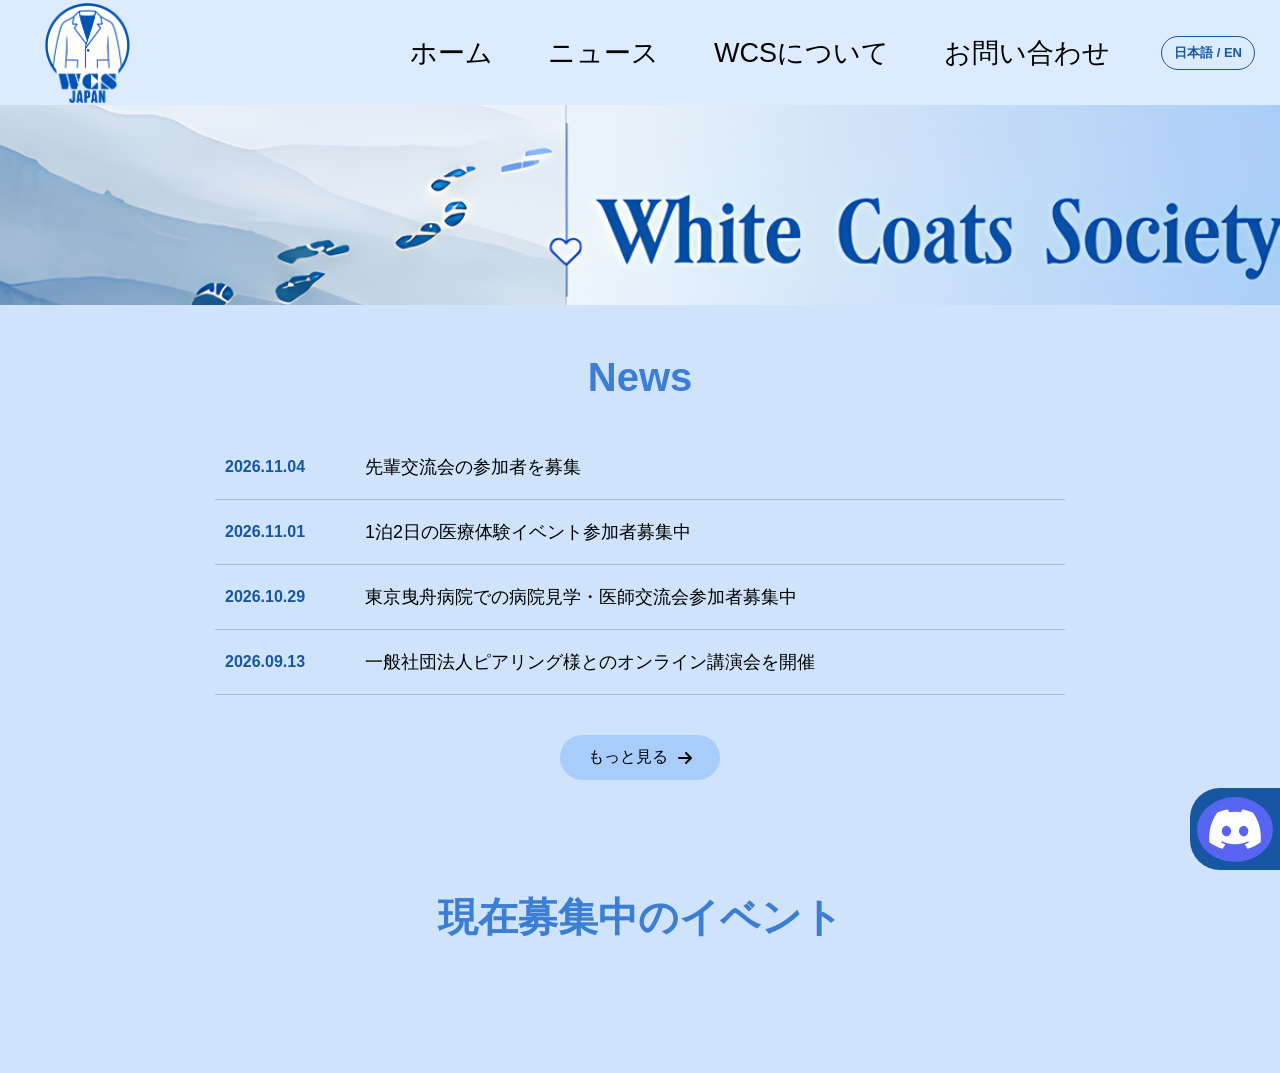
<file: index.html>
<!doctype html>
<html lang="en">
  <head>
    <meta charset="UTF-8" />
    <meta name="viewport" content="width=device-width, initial-scale=1.0" />
    <title>WCS-Homepage</title>
    <link rel="stylesheet" href="style.css" />
    <link
      rel="stylesheet"
      href="https://cdnjs.cloudflare.com/ajax/libs/font-awesome/6.5.2/css/all.min.css"
      crossorigin="anonymous"
      referrerpolicy="no-referrer"
    />
  </head>
  <body>
    <header class="header">
  <a href="index.html" class="logo">
    <img src="images/logo.png" alt="WCS Logo" />
  </a>

  <nav class="nav" id="main-nav" aria-label="Main navigation">
    <a href="index.html" data-i18n="nav.home">ホーム</a>
    <a href="news.html" data-i18n="nav.news">ニュース</a>
    <a href="about.html" data-i18n="nav.about">WCSについて</a>
    <a href="contact.html" data-i18n="nav.contact">お問い合わせ</a>
  </nav>

  <div class="language-switch">
    <button type="button" class="lang-btn" id="language-toggle">
      日本語 / EN
    </button>
  </div>

  <button
    type="button"
    class="menu-toggle"
    aria-label="Open menu"
    aria-controls="main-nav"
    aria-expanded="false"
  >
    <span></span>
    <span></span>
    <span></span>
  </button>
</header>

    <section class="banner">
      <img src="images/banner.png" alt="Banner" />
    </section>

    <section class="news">
  <h1>News</h1>

  <div id="home-news-list"></div>

  <a href="news.html" class="news-more-btn">
    もっと見る
    <i class="fa-solid fa-arrow-right"></i>
  </a>
</section>

<section class="events">
  <h2>現在募集中のイベント</h2>
  <div id="recruiting-events" class="event-list"></div>
</section>

<script src="news-data.js"></script>

<script>
  const homeNewsList = document.getElementById("home-news-list");

  newsData.slice(0, 4).forEach((news) => {
    homeNewsList.innerHTML += `
      <a href="news-detail.html?id=${news.id}" class="news-item">
        <span class="news-date">${news.date}</span>
        <span class="news-title">${news.title}</span>
      </a>
    `;
  });
</script>

   <a
      href="https://discord.gg/UCfJjAPaS"
      target="_blank"
      rel="noopener noreferrer"
      class="discord-btn"
      aria-label="Discord"
    >
      <i class="fa-brands fa-discord"></i>
    </a>
    
    <script src="language.js"></script>

    <script>
  const menuToggle = document.querySelector(".menu-toggle");
  const mainNav = document.getElementById("main-nav");

  function setMenuOpen(open) {
    mainNav.classList.toggle("is-open", open);
    menuToggle.setAttribute("aria-expanded", String(open));
    menuToggle.setAttribute(
      "aria-label",
      open ? "Close menu" : "Open menu"
    );
  }

  menuToggle.addEventListener("click", () => {
    setMenuOpen(menuToggle.getAttribute("aria-expanded") !== "true");
  });

  mainNav.addEventListener("click", (event) => {
    if (event.target.closest("a")) {
      setMenuOpen(false);
    }
  });

  document.addEventListener("click", (event) => {
    if (!event.target.closest(".header")) {
      setMenuOpen(false);
    }
  });

  document.addEventListener("keydown", (event) => {
    if (
      event.key === "Escape" &&
      menuToggle.getAttribute("aria-expanded") === "true"
    ) {
      setMenuOpen(false);
      menuToggle.focus();
    }
  });

  window.matchMedia("(max-width: 768px)").addEventListener("change", () => {
    setMenuOpen(false);
  });
</script>

<script>
  const eventList = document.getElementById("recruiting-events");

  newsData
    .filter((news) => news.recruiting === true)
    .forEach((news) => {
      const card = document.createElement("a");
      card.className = "event-card";
      card.href = `news-detail.html?id=${encodeURIComponent(news.id)}`;

      const title = document.createElement("h3");
      title.className = "event-title";
      title.textContent = news.eventTitle || news.title;

      const deadline = document.createElement("p");
      deadline.className = "event-deadline";
      deadline.textContent = `応募締め切り：${news.applicationDeadline}`;

      card.append(title, deadline);
      eventList.appendChild(card);
    });
</script>

  </body>
  
</html>
</file>
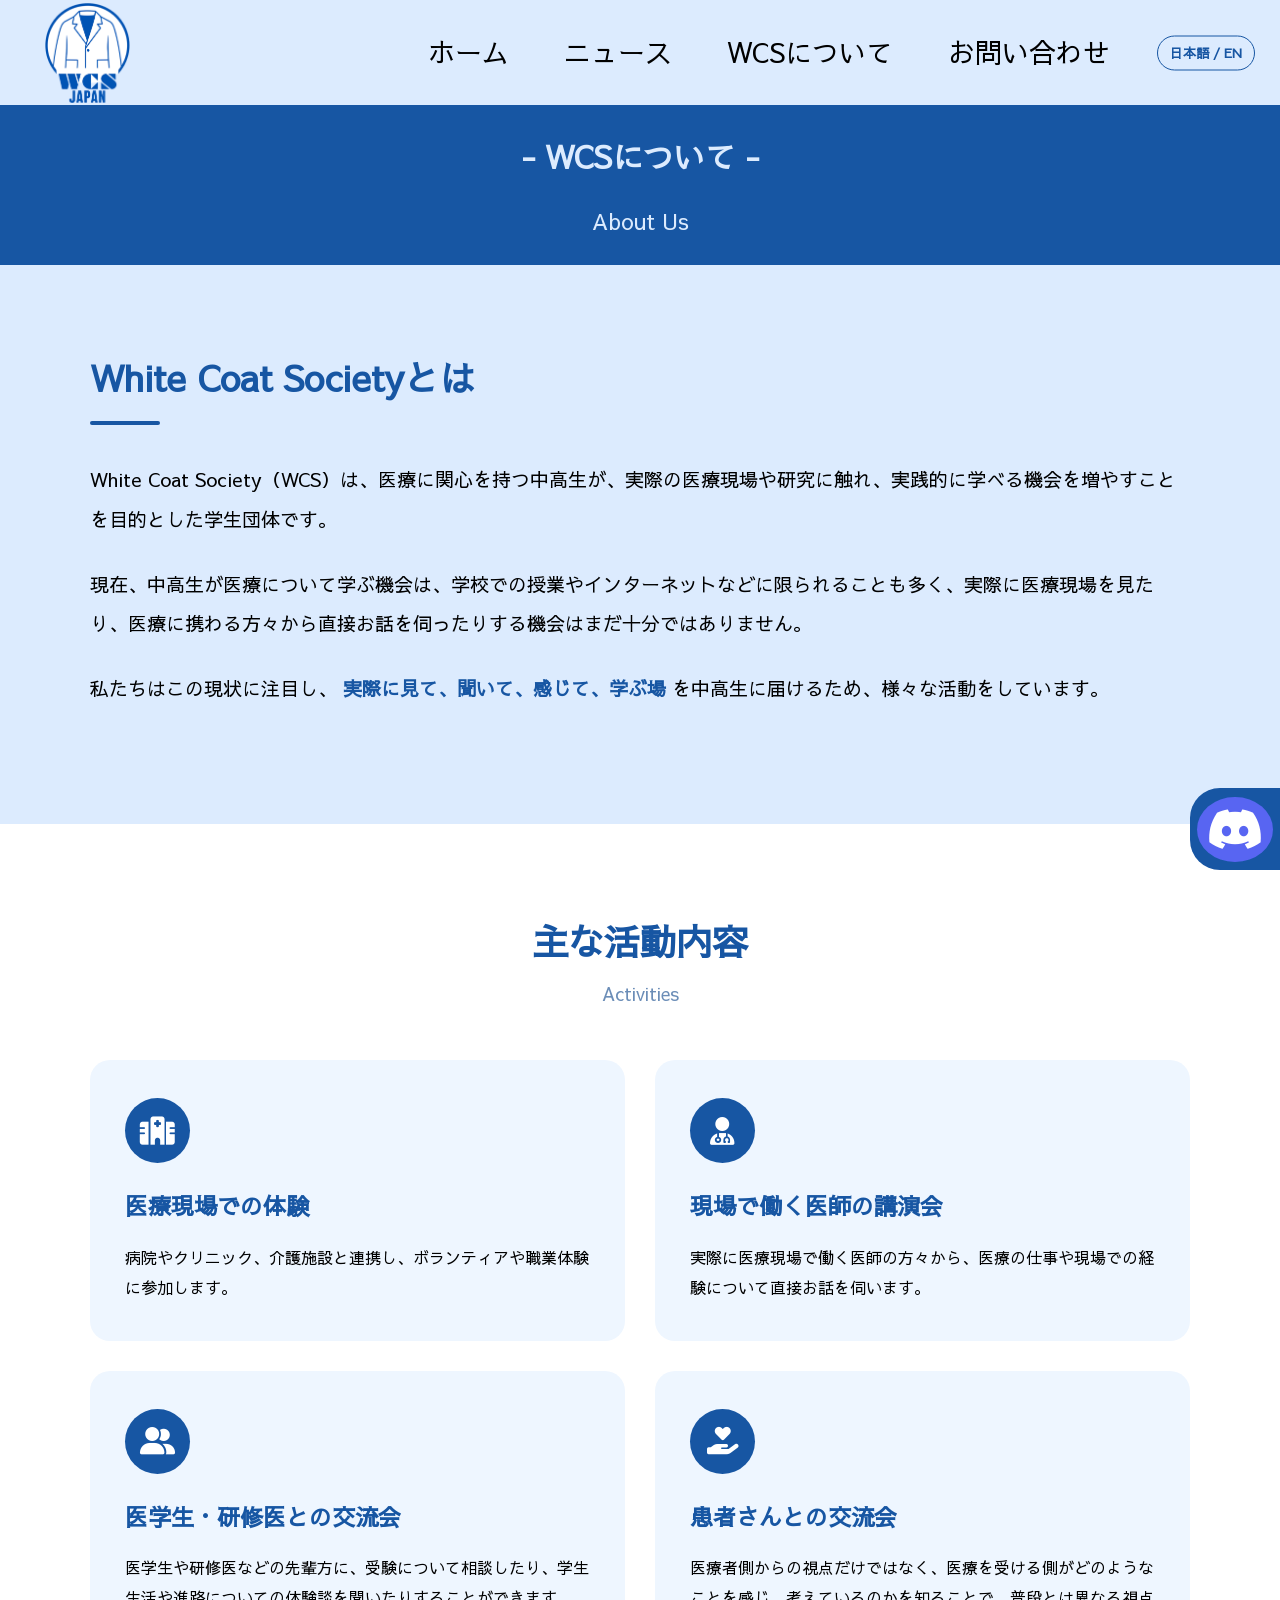
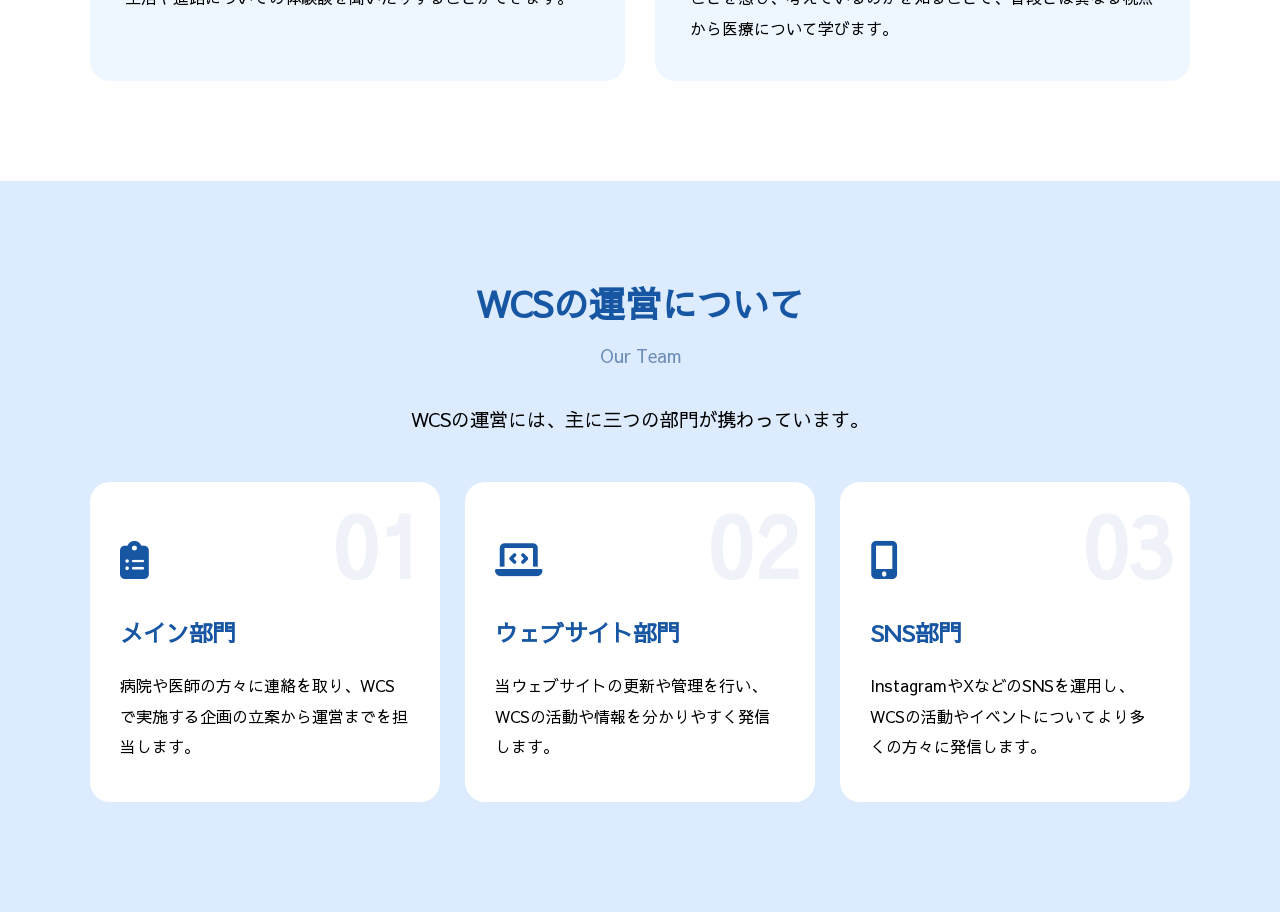
<file: about.html>
<!doctype html>
<html lang="ja">
  <head>
    <meta charset="UTF-8" />
    <meta name="viewport" content="width=device-width, initial-scale=1.0" />
    <title>About Us | White Coat Society Japan</title>

    <link
      rel="stylesheet"
      href="https://cdnjs.cloudflare.com/ajax/libs/font-awesome/6.4.0/css/all.min.css"
    />

    <link rel="stylesheet" href="about.css" />

    <link rel="preconnect" href="https://fonts.googleapis.com">
<link rel="preconnect" href="https://fonts.gstatic.com" crossorigin>
<link
  href="https://fonts.googleapis.com/css2?family=Sawarabi+Gothic&display=swap"
  rel="stylesheet"
>

  </head>

  <body>
    <header class="header">
  <a href="index.html" class="logo">
    <img src="images/logo.png" alt="WCS Logo" />
  </a>

  <nav class="nav" id="main-nav" aria-label="Main navigation">
    <a href="index.html" data-i18n="nav.home">ホーム</a>
    <a href="news.html" data-i18n="nav.news">ニュース</a>
    <a href="about.html" data-i18n="nav.about">WCSについて</a>
    <a href="contact.html" data-i18n="nav.contact">お問い合わせ</a>
  </nav>

  <div class="language-switch">
    <button type="button" class="lang-btn" id="language-toggle">
      日本語 / EN
    </button>
  </div>

  <button
    type="button"
    class="menu-toggle"
    aria-label="Open menu"
    aria-controls="main-nav"
    aria-expanded="false"
  >
    <span></span>
    <span></span>
    <span></span>
  </button>
</header>

    <section class="contact-hero">
      <h1><strong data-i18n="about.heroTitle">- WCSについて -</strong></h1>
      <p data-i18n="about.heroSubtitle">About Us</p>
    </section>

    <main>
      <section class="about-intro">
        <div class="section-container">
          <h2 data-i18n="about.whatTitle">White Coat Societyとは</h2>

          <p data-i18n="about.intro1">
            White Coat Society（WCS）は、医療に関心を持つ中高生が、
            実際の医療現場や研究に触れ、実践的に学べる機会を増やすことを目的とした学生団体です。
          </p>

          <p data-i18n="about.intro2">
            現在、中高生が医療について学ぶ機会は、学校での授業やインターネットなどに限られることも多く、
            実際に医療現場を見たり、医療に携わる方々から直接お話を伺ったりする機会はまだ十分ではありません。
          </p>

          <p>
            <span data-i18n="about.intro3Before">私たちはこの現状に注目し、</span>
            <strong data-i18n="about.intro3Strong">実際に見て、聞いて、感じて、学ぶ場</strong>
            <span data-i18n="about.intro3After">を中高生に届けるため、様々な活動をしています。</span>
          </p>
        </div>
      </section>

      <section class="activities-section">
        <div class="section-container">
          <div class="section-title">
            <h2 data-i18n="about.activitiesTitle">主な活動内容</h2>
            <p data-i18n="about.activitiesSubtitle">Activities</p>
          </div>

          <div class="activity-grid">
            <div class="activity-card">
              <div class="activity-icon">
                <i class="fa-solid fa-hospital"></i>
              </div>

              <h3 data-i18n="about.activity1Title">医療現場での体験</h3>

              <p data-i18n="about.activity1Text">
                病院やクリニック、介護施設と連携し、
                ボランティアや職業体験に参加します。
              </p>
            </div>

            <div class="activity-card">
              <div class="activity-icon">
                <i class="fa-solid fa-user-doctor"></i>
              </div>

              <h3 data-i18n="about.activity2Title">現場で働く医師の講演会</h3>

              <p data-i18n="about.activity2Text">
                実際に医療現場で働く医師の方々から、
                医療の仕事や現場での経験について直接お話を伺います。
              </p>
            </div>

            <div class="activity-card">
              <div class="activity-icon">
                <i class="fa-solid fa-user-group"></i>
              </div>

              <h3 data-i18n="about.activity3Title">医学生・研修医との交流会</h3>

              <p data-i18n="about.activity3Text">
                医学生や研修医などの先輩方に、
                受験について相談したり、学生生活や進路についての体験談を聞いたりすることができます。
              </p>
            </div>

            <div class="activity-card">
              <div class="activity-icon">
                <i class="fa-solid fa-hand-holding-heart"></i>
              </div>

              <h3 data-i18n="about.activity4Title">患者さんとの交流会</h3>

              <p data-i18n="about.activity4Text">
                医療者側からの視点だけではなく、
                医療を受ける側がどのようなことを感じ、考えているのかを知ることで、
                普段とは異なる視点から医療について学びます。
              </p>
            </div>
          </div>
        </div>
      </section>

      <section class="management-section">
        <div class="section-container">
          <div class="section-title">
            <h2 data-i18n="about.teamTitle">WCSの運営について</h2>
            <p data-i18n="about.teamSubtitle">Our Team</p>
          </div>

          <p class="management-intro" data-i18n="about.teamIntro">
            WCSの運営には、主に三つの部門が携わっています。
          </p>

          <div class="department-grid">
            <div class="department-card">
              <div class="department-number">01</div>

              <div class="department-icon">
                <i class="fa-solid fa-clipboard-list"></i>
              </div>

              <h3 data-i18n="about.department1Title">メイン部門</h3>

              <p data-i18n="about.department1Text">
                病院や医師の方々に連絡を取り、
                WCSで実施する企画の立案から運営までを担当します。
              </p>
            </div>

            <div class="department-card">
              <div class="department-number">02</div>

              <div class="department-icon">
                <i class="fa-solid fa-laptop-code"></i>
              </div>

              <h3 data-i18n="about.department2Title">ウェブサイト部門</h3>

              <p data-i18n="about.department2Text">
                当ウェブサイトの更新や管理を行い、
                WCSの活動や情報を分かりやすく発信します。
              </p>
            </div>

            <div class="department-card">
              <div class="department-number">03</div>

              <div class="department-icon">
                <i class="fa-solid fa-mobile-screen-button"></i>
              </div>

              <h3 data-i18n="about.department3Title">SNS部門</h3>

              <p data-i18n="about.department3Text">
                InstagramやXなどのSNSを運用し、
                WCSの活動やイベントについてより多くの方々に発信します。
              </p>
            </div>
          </div>
        </div>
      </section>
    </main>

    <a
      href="https://discord.gg/mYD9qf7tH"
      target="_blank"
      rel="noopener noreferrer"
      class="discord-btn"
      aria-label="Discord"
    >
      <i class="fa-brands fa-discord"></i>
    </a>

    <script src="language.js"></script>

    <script>
  const menuToggle = document.querySelector(".menu-toggle");
  const mainNav = document.getElementById("main-nav");

  function setMenuOpen(open) {
    mainNav.classList.toggle("is-open", open);
    menuToggle.setAttribute("aria-expanded", String(open));
    menuToggle.setAttribute(
      "aria-label",
      open ? "Close menu" : "Open menu"
    );
  }

  menuToggle.addEventListener("click", () => {
    setMenuOpen(menuToggle.getAttribute("aria-expanded") !== "true");
  });

  mainNav.addEventListener("click", (event) => {
    if (event.target.closest("a")) {
      setMenuOpen(false);
    }
  });

  document.addEventListener("click", (event) => {
    if (!event.target.closest(".header")) {
      setMenuOpen(false);
    }
  });

  document.addEventListener("keydown", (event) => {
    if (
      event.key === "Escape" &&
      menuToggle.getAttribute("aria-expanded") === "true"
    ) {
      setMenuOpen(false);
      menuToggle.focus();
    }
  });

  window.matchMedia("(max-width: 768px)").addEventListener("change", () => {
    setMenuOpen(false);
  });
</script>
  </body>

</html>
</file>
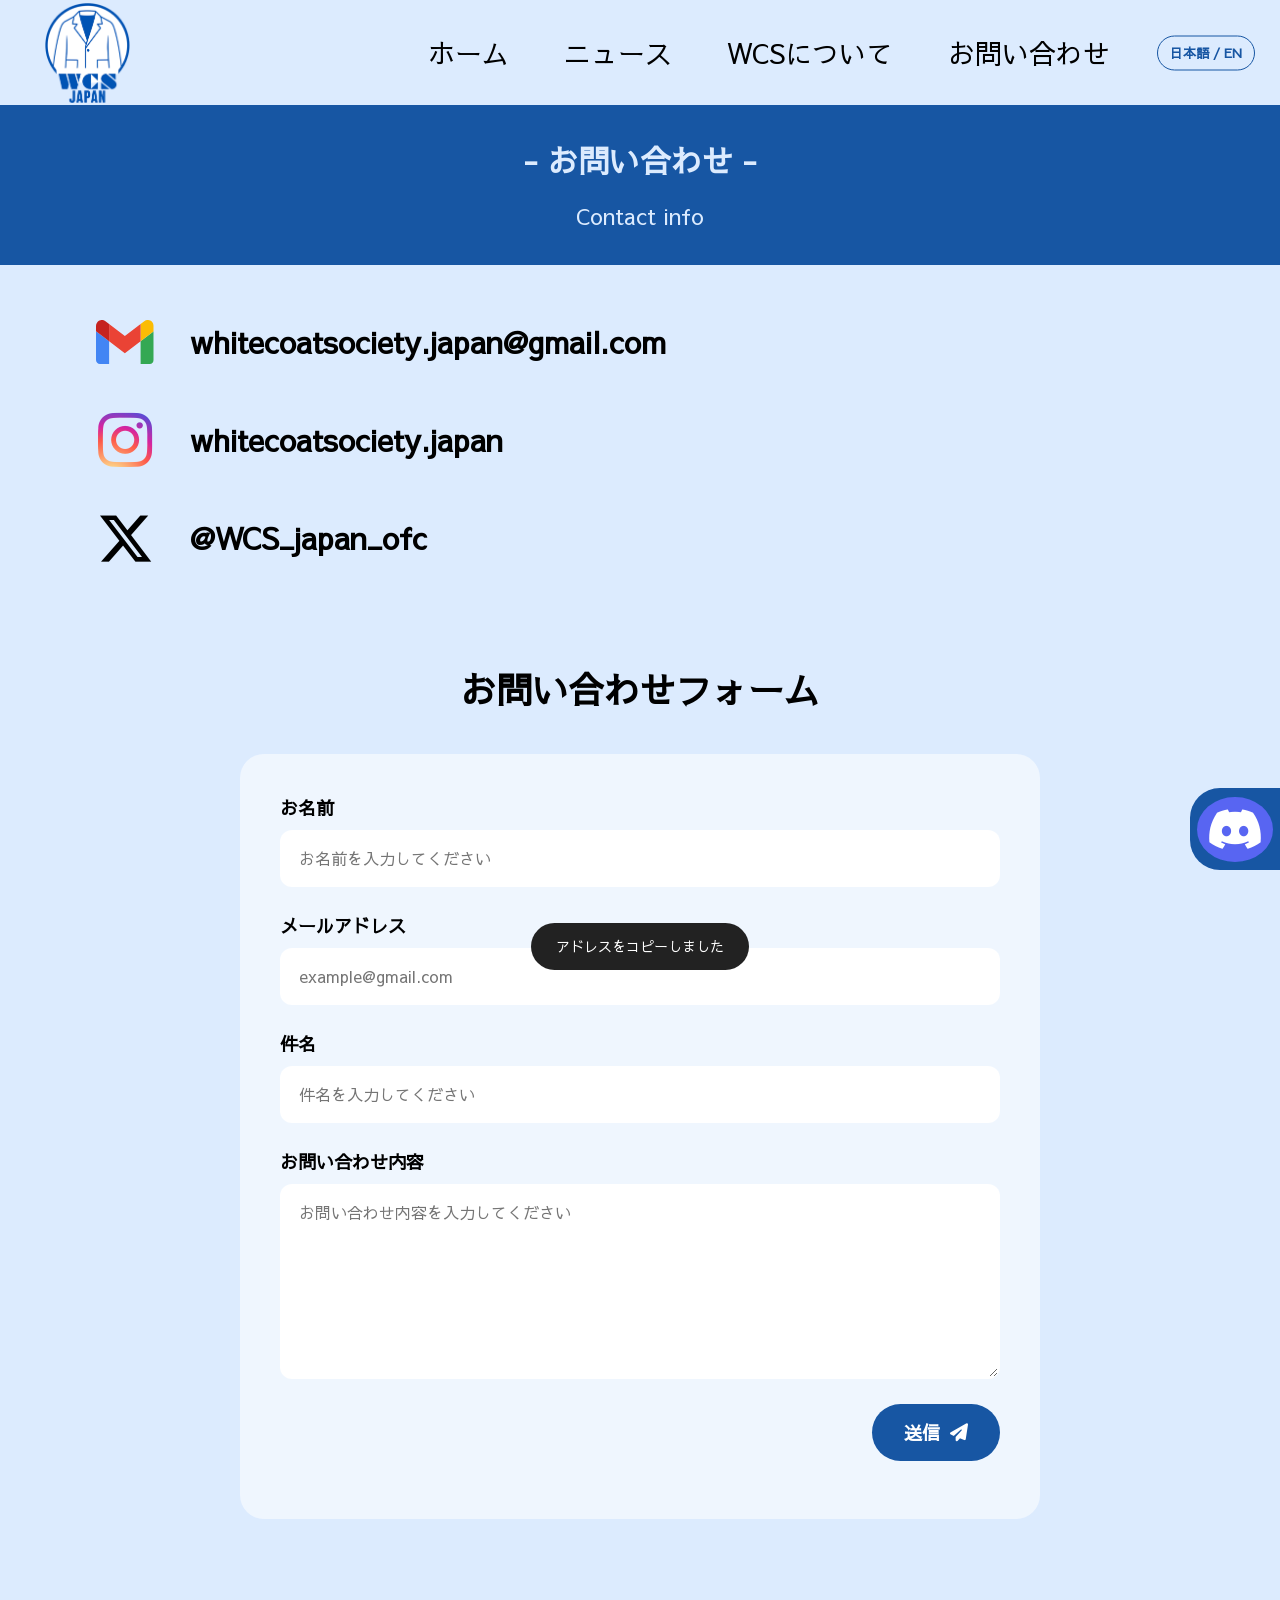
<file: contact.html>
<!doctype html>
<html lang="ja">
  <head>
    <meta charset="UTF-8" />
    <meta name="viewport" content="width=device-width, initial-scale=1.0" />
    <title>お問い合わせ | White Coat Society Japan</title>

    <link
  rel="stylesheet"
  href="https://cdnjs.cloudflare.com/ajax/libs/font-awesome/6.5.2/css/all.min.css"
/>

    <link rel="stylesheet" href="contact.css" />

    <link rel="preconnect" href="https://fonts.googleapis.com">
<link rel="preconnect" href="https://fonts.gstatic.com" crossorigin>
<link
  href="https://fonts.googleapis.com/css2?family=Sawarabi+Gothic&display=swap"
  rel="stylesheet"
>

  </head>

  <body>
    <header class="header">
  <a href="index.html" class="logo">
    <img src="images/logo.png" alt="WCS Logo" />
  </a>

  <nav class="nav" id="main-nav" aria-label="Main navigation">
    <a href="index.html" data-i18n="nav.home">ホーム</a>
    <a href="news.html" data-i18n="nav.news">ニュース</a>
    <a href="about.html" data-i18n="nav.about">WCSについて</a>
    <a href="contact.html" data-i18n="nav.contact">お問い合わせ</a>
  </nav>

  <div class="language-switch">
    <button type="button" class="lang-btn" id="language-toggle">
      日本語 / EN
    </button>
  </div>

  <button
    type="button"
    class="menu-toggle"
    aria-label="Open menu"
    aria-controls="main-nav"
    aria-expanded="false"
  >
    <span></span>
    <span></span>
    <span></span>
  </button>
</header>

    <section class="contact-hero">
  <h1 data-i18n="contact.heroTitle">- お問い合わせ -</h1>
  <p data-i18n="contact.heroSubtitle">Contact info</p>
</section>

    <main class="contact-container">
      <div class="contact-list">
        <div class="contact-info" id="email-card">
          <div class="icon-box">
    <img src="images/Gmail.svg" alt="Gmail" class="gmail-logo" />
          </div>

          <span id="email-text">
            whitecoatsociety.japan@gmail.com
          </span>
        </div>

        <a
          href="https://www.instagram.com/wcs_japan/"
          target="_blank"
          rel="noopener noreferrer"
          class="contact-info instagram"
        >
          <div class="icon-box instagram-icon">
            <i class="fa-brands fa-instagram"></i>
          </div>

          <span>whitecoatsociety.japan</span>
        </a>

        <a
  href="https://x.com/WCS_japan_ofc"
  target="_blank"
  rel="noopener noreferrer"
  class="contact-info twitter"
>
  <div class="icon-box twitter-icon">
    <i class="fa-brands fa-x-twitter"></i>
  </div>

  <span>@WCS_japan_ofc</span>
</a>
      </div>


      <section class="form-section">
       <h2 data-i18n="contact.formTitle">お問い合わせフォーム</h2>

        <form id="contact-form">
          <div class="form-group">
<label for="name" data-i18n="contact.name">お名前</label>
            <input
              type="text"
              id="name"
              name="name"
              placeholder="お名前を入力してください"
              required
            />
          </div>

          <div class="form-group">
<label for="email" data-i18n="contact.email">メールアドレス</label>            <input
              type="email"
              id="email"
              name="email"
              placeholder="example@gmail.com"
              required
            />
          </div>

          <div class="form-group">
<label for="subject" data-i18n="contact.subject">件名</label>
            <input
              type="text"
              id="subject"
              name="subject"
              placeholder="件名を入力してください"
              required
            />
          </div>

          <div class="form-group">
<label for="message" data-i18n="contact.message">お問い合わせ内容</label>            <textarea
              id="message"
              name="message"
              rows="7"
              placeholder="お問い合わせ内容を入力してください"
              required
            ></textarea>
          </div>

        <button type="submit" class="submit-btn" id="submit-btn">
  <span data-i18n="contact.submit">送信</span>
  <i class="fa-solid fa-paper-plane"></i>
</button>
          <p id="form-error" class="form-error"></p>
        </form>
      </section>
    </main>

    <a
      href="https://discord.gg/UCfJjAPaS"
      target="_blank"
      rel="noopener noreferrer"
      class="discord-btn"
      aria-label="Discord"
    >
      <i class="fa-brands fa-discord"></i>
    </a>

    <div id="toast" class="toast">
      アドレスをコピーしました
    </div>

    <div id="success-popup" class="success-popup">
      <div class="success-popup-content">
        <div class="success-icon">
          <i class="fa-solid fa-check"></i>
        </div>

        <h3>送信をしました</h3>

        <p>
          お問い合わせありがとうございます。<br />
          内容を確認後、ご連絡いたします。
        </p>

        <button id="close-success-popup">OK</button>
      </div>
    </div>

    <script src="contact.js"></script>
    <script src="language.js"></script>

    <script>
  const menuToggle = document.querySelector(".menu-toggle");
  const mainNav = document.getElementById("main-nav");

  function setMenuOpen(open) {
    mainNav.classList.toggle("is-open", open);
    menuToggle.setAttribute("aria-expanded", String(open));
    menuToggle.setAttribute(
      "aria-label",
      open ? "Close menu" : "Open menu"
    );
  }

  menuToggle.addEventListener("click", () => {
    setMenuOpen(menuToggle.getAttribute("aria-expanded") !== "true");
  });

  mainNav.addEventListener("click", (event) => {
    if (event.target.closest("a")) {
      setMenuOpen(false);
    }
  });

  document.addEventListener("click", (event) => {
    if (!event.target.closest(".header")) {
      setMenuOpen(false);
    }
  });

  document.addEventListener("keydown", (event) => {
    if (
      event.key === "Escape" &&
      menuToggle.getAttribute("aria-expanded") === "true"
    ) {
      setMenuOpen(false);
      menuToggle.focus();
    }
  });

  window.matchMedia("(max-width: 768px)").addEventListener("change", () => {
    setMenuOpen(false);
  });
</script>

  </body>
</html>
</file>
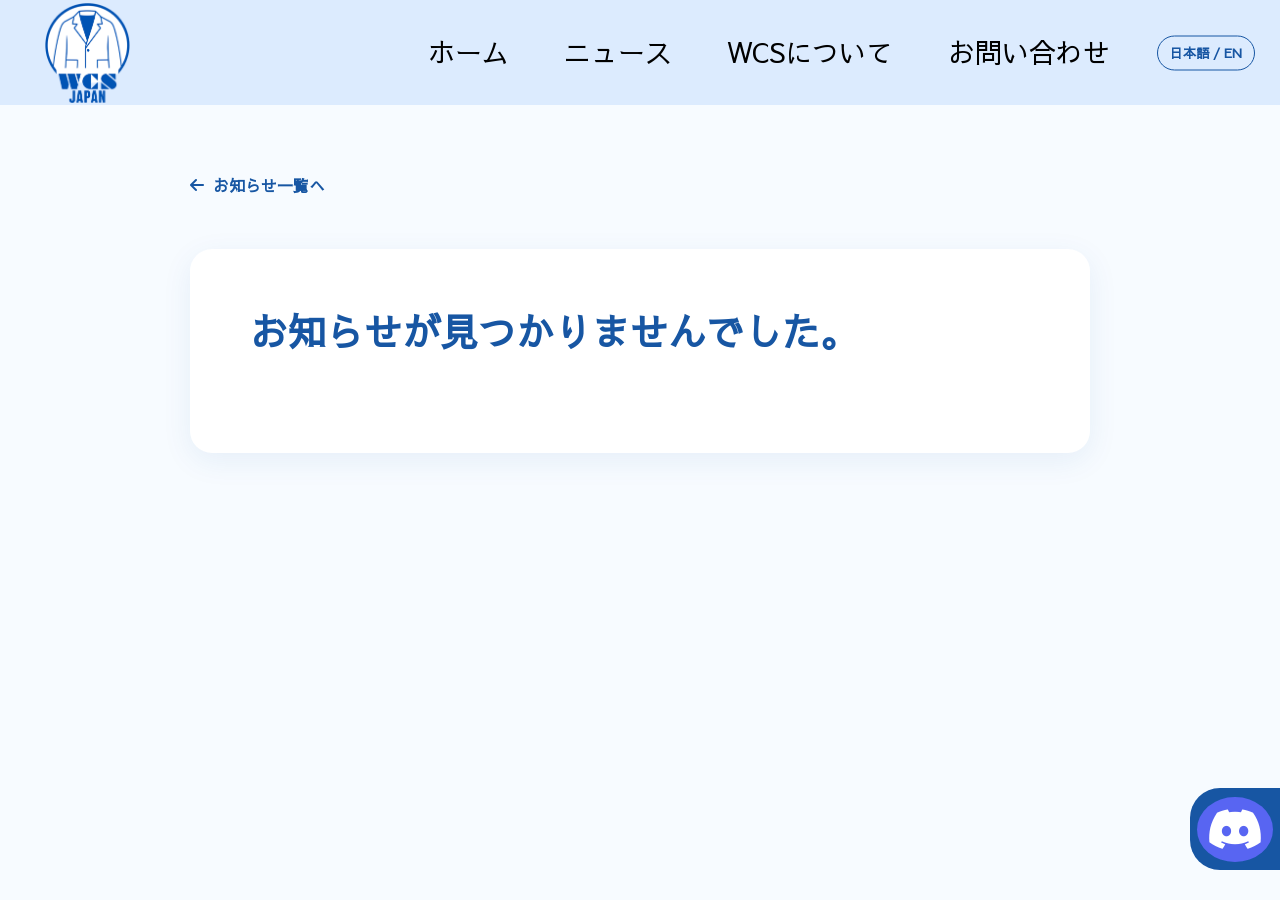
<file: news-detail.html>
<!doctype html>
<html lang="ja">
  <head>
    <meta charset="UTF-8" />
    <meta name="viewport" content="width=device-width, initial-scale=1.0" />

    <title>News | White Coat Society Japan</title>

    <link
      rel="stylesheet"
      href="https://cdnjs.cloudflare.com/ajax/libs/font-awesome/6.4.0/css/all.min.css"
    />

    <link rel="stylesheet" href="news-detail.css" />

    <link rel="preconnect" href="https://fonts.googleapis.com">
<link rel="preconnect" href="https://fonts.gstatic.com" crossorigin>
<link
  href="https://fonts.googleapis.com/css2?family=Sawarabi+Gothic&display=swap"
  rel="stylesheet"
>

  </head>

  <body>
   <header class="header">
  <a href="index.html" class="logo">
    <img src="images/logo.png" alt="WCS Logo" />
  </a>

  <nav class="nav" id="main-nav" aria-label="Main navigation">
    <a href="index.html" data-i18n="nav.home">ホーム</a>
    <a href="news.html" data-i18n="nav.news">ニュース</a>
    <a href="about.html" data-i18n="nav.about">WCSについて</a>
    <a href="contact.html" data-i18n="nav.contact">お問い合わせ</a>
  </nav>

  <div class="language-switch">
    <button type="button" class="lang-btn" id="language-toggle">
      日本語 / EN
    </button>
  </div>

  <button
    type="button"
    class="menu-toggle"
    aria-label="Open menu"
    aria-controls="main-nav"
    aria-expanded="false"
  >
    <span></span>
    <span></span>
    <span></span>
  </button>
</header>

    <main class="article-container">
      <a href="news.html" class="back-link">
        <i class="fa-solid fa-arrow-left"></i>
        お知らせ一覧へ
      </a>

      <article id="news-detail"></article>
    </main>

    <a
      href="https://discord.gg/mYD9qf7tH"
      target="_blank"
      rel="noopener noreferrer"
      class="discord-btn"
      aria-label="Discord"
    >
      <i class="fa-brands fa-discord"></i>
    </a>

    <script src="news-data.js"></script>
    <script src="news-detail.js"></script>

    <script src="language.js"></script>

    <script>
  const menuToggle = document.querySelector(".menu-toggle");
  const mainNav = document.getElementById("main-nav");

  function setMenuOpen(open) {
    mainNav.classList.toggle("is-open", open);
    menuToggle.setAttribute("aria-expanded", String(open));
    menuToggle.setAttribute(
      "aria-label",
      open ? "Close menu" : "Open menu"
    );
  }

  menuToggle.addEventListener("click", () => {
    setMenuOpen(menuToggle.getAttribute("aria-expanded") !== "true");
  });

  mainNav.addEventListener("click", (event) => {
    if (event.target.closest("a")) {
      setMenuOpen(false);
    }
  });

  document.addEventListener("click", (event) => {
    if (!event.target.closest(".header")) {
      setMenuOpen(false);
    }
  });

  document.addEventListener("keydown", (event) => {
    if (
      event.key === "Escape" &&
      menuToggle.getAttribute("aria-expanded") === "true"
    ) {
      setMenuOpen(false);
      menuToggle.focus();
    }
  });

  window.matchMedia("(max-width: 768px)").addEventListener("change", () => {
    setMenuOpen(false);
  });
</script>

  </body>
</html>
</file>
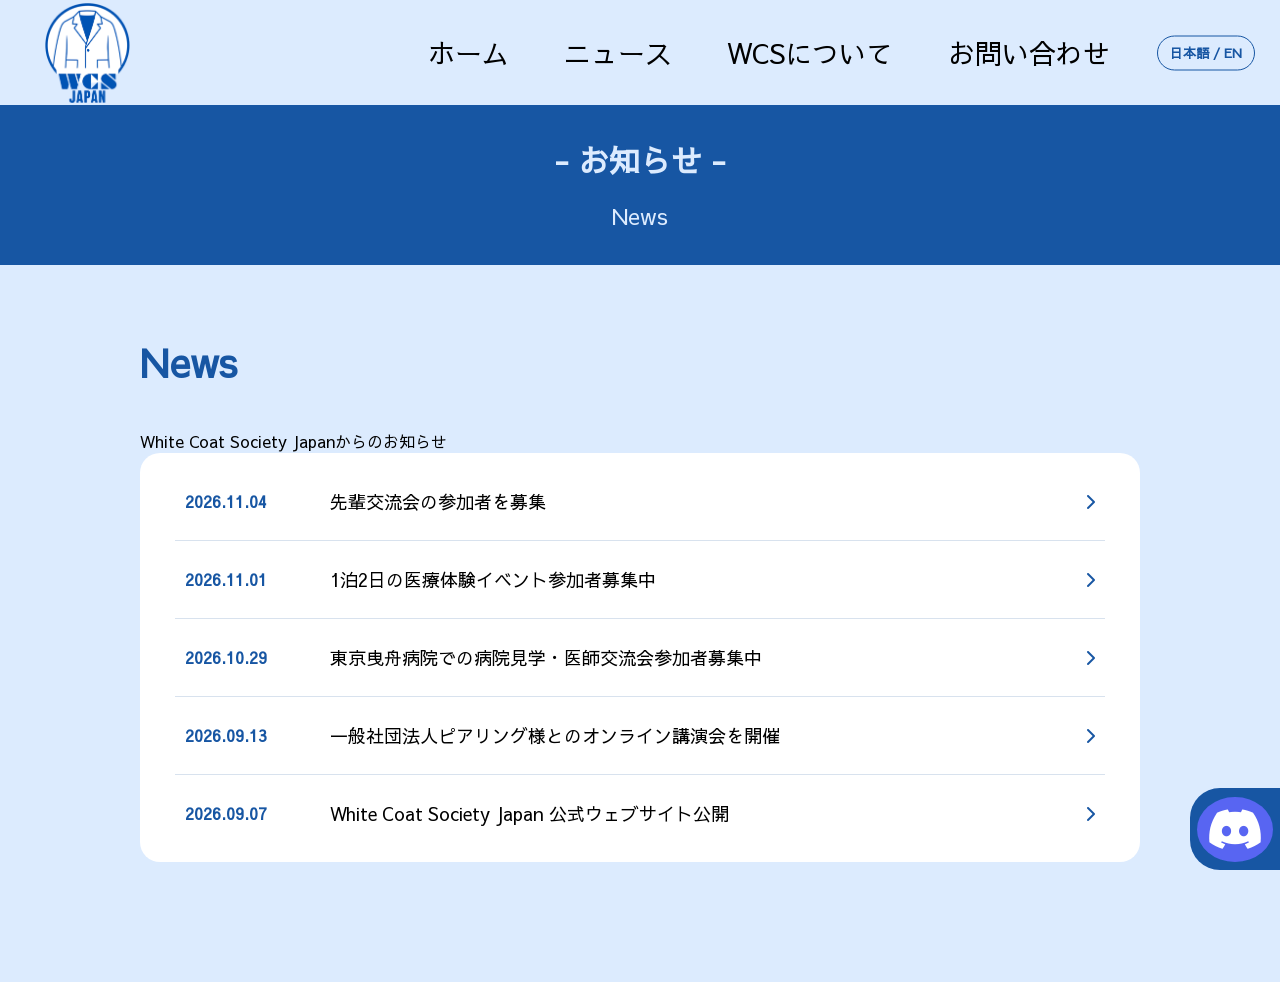
<file: news.html>
<!doctype html>
<html lang="ja">
  <head>
    <meta charset="UTF-8" />
    <meta name="viewport" content="width=device-width, initial-scale=1.0" />

    <title>News | White Coat Society Japan</title>

    <link
      rel="stylesheet"
      href="https://cdnjs.cloudflare.com/ajax/libs/font-awesome/6.4.0/css/all.min.css"
    />

    <link rel="stylesheet" href="news.css" />
    <link rel="preconnect" href="https://fonts.googleapis.com">
<link rel="preconnect" href="https://fonts.gstatic.com" crossorigin>
<link
  href="https://fonts.googleapis.com/css2?family=Sawarabi+Gothic&display=swap"
  rel="stylesheet"
>
  </head>


  <body>
    <header class="header">
  <a href="index.html" class="logo">
    <img src="images/logo.png" alt="WCS Logo" />
  </a>

  <nav class="nav" id="main-nav" aria-label="Main navigation">
    <a href="index.html" data-i18n="nav.home">ホーム</a>
    <a href="news.html" data-i18n="nav.news">ニュース</a>
    <a href="about.html" data-i18n="nav.about">WCSについて</a>
    <a href="contact.html" data-i18n="nav.contact">お問い合わせ</a>
  </nav>

  <div class="language-switch">
    <button type="button" class="lang-btn" id="language-toggle">
      日本語 / EN
    </button>
  </div>

  <button
    type="button"
    class="menu-toggle"
    aria-label="Open menu"
    aria-controls="main-nav"
    aria-expanded="false"
  >
    <span></span>
    <span></span>
    <span></span>
  </button>
</header>

    <section class="news-hero">
      <h1>- お知らせ -</h1>
      <p>News</p>
    </section>

    <main class="news-container">
      <div class="news-heading">
        <h2>News</h2>
        <p>White Coat Society Japanからのお知らせ</p>
      </div>

      <div id="all-news-list"></div>
    </main>

    <a
      href="https://discord.gg/mYD9qf7tH"
      target="_blank"
      rel="noopener noreferrer"
      class="discord-btn"
      aria-label="Discord"
    >
      <i class="fa-brands fa-discord"></i>
    </a>

    <script src="news-data.js"></script>
    <script src="news.js"></script>

    <script src="language.js"></script>

    <script>
  const menuToggle = document.querySelector(".menu-toggle");
  const mainNav = document.getElementById("main-nav");

  function setMenuOpen(open) {
    mainNav.classList.toggle("is-open", open);
    menuToggle.setAttribute("aria-expanded", String(open));
    menuToggle.setAttribute(
      "aria-label",
      open ? "Close menu" : "Open menu"
    );
  }

  menuToggle.addEventListener("click", () => {
    setMenuOpen(menuToggle.getAttribute("aria-expanded") !== "true");
  });

  mainNav.addEventListener("click", (event) => {
    if (event.target.closest("a")) {
      setMenuOpen(false);
    }
  });

  document.addEventListener("click", (event) => {
    if (!event.target.closest(".header")) {
      setMenuOpen(false);
    }
  });

  document.addEventListener("keydown", (event) => {
    if (
      event.key === "Escape" &&
      menuToggle.getAttribute("aria-expanded") === "true"
    ) {
      setMenuOpen(false);
      menuToggle.focus();
    }
  });

  window.matchMedia("(max-width: 768px)").addEventListener("change", () => {
    setMenuOpen(false);
  });
</script>

  </body>
  
</html>
</file>
<file: style.css>
* {
  margin: 0;
  padding: 0;
  box-sizing: border-box;
    font-family: "Sawarabi Gothic", sans-serif;

}

strong {
  font-weight: 700;
}

html {
  scroll-behavior: smooth;
}

body {
  background-color: #dcebfe;
  font-family: "Helvetica Neue", Arial, sans-serif;
  color: #000;
}


.header {
  position: relative;
  height: 105px;
  background-color: #dcebfe;
  display: flex;
  align-items: center;
  justify-content: space-between;
  padding: 0 45px;
}

.logo img {
  height: 100px;
  width: auto;
  display: block;
}

.nav {
  display: flex;
  align-items: center;
  gap: 55px;
  margin-right: 125px;
}

.nav a {
  color: #000;
  text-decoration: none;
  font-size: 27px;
  font-weight: 400;
  white-space: nowrap;
  transition: opacity 0.2s ease;
}

.nav a:hover {
  opacity: 0.55;
}

.language-switch {
  position: absolute;
  right: 25px;
  top: 50%;
  transform: translateY(-50%);
}

.lang-btn {
  border: 1.5px solid #1756a3;
  border-radius: 50px;
  background-color: transparent;
  color: #1756a3;
  padding: 7px 12px;
  font-family: inherit;
  font-size: 13px;
  font-weight: 700;
  white-space: nowrap;
  cursor: pointer;

  transition:
    background-color 0.2s ease,
    color 0.2s ease;
}

.lang-btn:hover {
  background-color: #1756a3;
  color: #fff;
}

.banner {
  width: 100%;
  height: 200px;
  overflow: hidden;
}

.banner img {
  width: 100%;
  height: 100%;
  object-fit: cover;
  display: block;
}


.news {
  background-color: #cfe3fa;
  min-height: 360px;
  padding: 50px 20px 65px;
}

.news h1 {
  text-align: center;
  color: #3b7ed4;
  font-size: 40px;
  margin-bottom: 35px;
  font-weight: 700;
}

#home-news-list {
  width: min(90%, 850px);
  margin: 0 auto;
}

.news-item {
  display: flex;
  align-items: center;
  gap: 35px;
  padding: 20px 10px;

  border-bottom: 1px solid rgba(23, 86, 163, 0.25);

  color: #000;
  text-decoration: none;

  transition: opacity 0.2s ease;
}

.news-item:hover {
  opacity: 0.6;
}

.news-date {
  color: #1756a3;
  font-size: 16px;
  font-weight: 600;
  min-width: 105px;
}

.news-title {
  font-size: 18px;
}


.news-more-btn {
  width: fit-content;
  margin: 40px auto 0;
  padding: 12px 28px;

  background-color: #a9cdfa;
  color: #000;

  border-radius: 30px;

  display: flex;
  align-items: center;
  gap: 10px;

  text-decoration: none;

  transition:
    transform 0.2s ease,
    background-color 0.2s ease;
}

.news-more-btn:hover {
  background-color: #104785;
  color: #fff;
  transform: translateY(-2px);
}

.discord-btn {
  position: fixed;
  bottom: 30px;
  right: 0;

  width: 90px;
  height: 82px;

  background-color: #1756a3;
  color: #fff;

  border-radius: 30px 0 0 30px;

  display: flex;
  align-items: center;
  justify-content: center;

  font-size: 45px;
  text-decoration: none;

  z-index: 999;

  transition:
    width 0.2s ease,
    background-color 0.2s ease;
}

.discord-btn:hover {
  width: 105px;
  background-color: #104785;
}

.discord-btn i {
  background-color: #5865f2;
  border-radius: 50%;
  padding: 10px;
}


@media (max-width: 768px) {

  .header {
    height: 80px;
    padding: 0 12px;
  }

  .logo img {
    height: 55px;
  }

  .nav {
    gap: 12px;
    margin-right: 72px;
  }

  .nav a {
    font-size: 12px;
  }

  .language-switch {
    right: 8px;
  }

  .lang-btn {
    font-size: 10px;
    padding: 5px 7px;
  }

  .banner {
    height: 150px;
  }

  .news {
    padding: 40px 15px 55px;
  }

  .news h1 {
    font-size: 32px;
    margin-bottom: 25px;
  }

  #home-news-list {
    width: 95%;
  }

  .news-item {
    flex-direction: column;
    align-items: flex-start;
    gap: 7px;
    padding: 17px 5px;
  }

  .news-date {
    min-width: 0;
    font-size: 14px;
  }

  .news-title {
    font-size: 16px;
  }

  .news-more-btn {
    margin-top: 30px;
    padding: 10px 22px;
    font-size: 14px;
  }

  .discord-btn {
    width: 68px;
    height: 65px;
    font-size: 31px;
  }
}
.menu-toggle {
  display: none;
}

@media (max-width: 768px) {
  .header {
    z-index: 1000;
  }

  .language-switch {
    right: 62px;
  }

  .lang-btn {
    font-size: 11px;
    padding: 6px 10px;
  }

  .menu-toggle {
    display: flex;
    flex-direction: column;
    align-items: center;
    justify-content: center;
    gap: 5px;
    width: 44px;
    height: 44px;
    border: 0;
    background: transparent;
    cursor: pointer;
  }

  .menu-toggle span {
    width: 23px;
    height: 2px;
    background: #1756a3;
    transition: transform 0.2s ease, opacity 0.2s ease;
  }

  .menu-toggle[aria-expanded="true"] span:nth-child(1) {
    transform: translateY(7px) rotate(45deg);
  }

  .menu-toggle[aria-expanded="true"] span:nth-child(2) {
    opacity: 0;
  }

  .menu-toggle[aria-expanded="true"] span:nth-child(3) {
    transform: translateY(-7px) rotate(-45deg);
  }

  .nav {
    display: none;
    position: absolute;
    top: 100%;
    left: 0;
    width: 100%;
    margin: 0;
    padding: 8px 24px 20px;
    background: #dcebfe;
    border-bottom: 1px solid #b5cde8;
    flex-direction: column;
    align-items: stretch;
    gap: 0;
  }

  .nav.is-open {
    display: flex;
  }

  .nav a {
    padding: 16px 0;
    font-size: 16px;
    border-top: 1px solid #bfd4ed;
  }
}

.menu-toggle:focus-visible {
  outline: 2px solid #1756a3;
  outline-offset: 2px;
}

@media (prefers-reduced-motion: reduce) {
  .menu-toggle span {
    transition: none;
  }
}

.events {
  background: #cfe3fa;
  padding: 45px 24px 80px;
}

.events h2 {
  margin: 0 0 48px;
  color: #3b7ed4;
  font-size: 40px;
  font-weight: 700;
  text-align: center;
}

.event-list {
  display: grid;
  gap: 24px;
  width: 100%;
  max-width: 1100px;
  margin: 0 auto;
}

.event-card {
  display: flex;
  flex-direction: column;
  justify-content: center;
  gap: 22px;
  min-height: 165px;
  padding: 35px 40px 22px;
  border-radius: 40px;
  background: #efedfc;
  color: #000;
  text-decoration: none;
  transition: background-color 0.2s ease;
}

.event-card:hover {
  background: #e5e1f7;
}

.event-card:focus-visible {
  outline: 3px solid #1756a3;
  outline-offset: 5px;
}

.event-title {
  margin: 0;
  font-size: 25px;
  font-weight: 400;
  line-height: 1.7;
  text-align: center;
  overflow-wrap: anywhere;
}

.event-deadline {
  margin: 0;
  font-size: 16px;
  line-height: 1.6;
  text-align: right;
}

@media (max-width: 768px) {
  .events {
    padding: 35px 18px 55px;
  }

  .events h2 {
    margin-bottom: 30px;
    font-size: 26px;
  }

  .event-list {
    gap: 18px;
  }

  .event-card {
    min-height: 150px;
    padding: 26px 20px 20px;
    border-radius: 26px;
    gap: 20px;
  }

  .event-title {
    font-size: 18px;
  }

  .event-deadline {
    font-size: 12px;
  }
}
</file>
<file: about.css>
* {
  margin: 0;
  padding: 0;
  box-sizing: border-box;
  font-family: "Sawarabi Gothic", sans-serif;

}
strong {
  font-weight: 700;
}

html {
  scroll-behavior: smooth;
}

body {
  background-color: #dcebfe;
  font-family: "Helvetica Neue", Arial, sans-serif;
  color: #000;
  line-height: 1.8;
}

.header {
  position: relative;
  height: 105px;
  background-color: #dcebfe;
  display: flex;
  align-items: center;
  justify-content: space-between;
  padding: 0 45px;
}

.logo img {
  height: 100px;
  width: auto;
  display: block;
}

.nav {
  display: flex;
  align-items: center;
  gap: 55px;
  margin-right: 125px;
}

.nav a {
  color: #000;
  text-decoration: none;
  font-size: 27px;
  font-weight: 400;
  white-space: nowrap;
  transition: opacity 0.2s ease;
}

.nav a:hover {
  opacity: 0.55;
}

.language-switch {
  position: absolute;
  right: 25px;
  top: 50%;
  transform: translateY(-50%);
}

.lang-btn {
  border: 1.5px solid #1756a3;
  border-radius: 50px;
  background-color: transparent;
  color: #1756a3;
  padding: 7px 12px;
  font-family: inherit;
  font-size: 13px;
  font-weight: 700;
  white-space: nowrap;
  cursor: pointer;
  transition:
    background-color 0.2s ease,
    color 0.2s ease;
}

.lang-btn:hover {
  background-color: #1756a3;
  color: #fff;
}

.contact-hero {
  height: 160px;
  background-color: #1756a3;
  color: #dcebfe;
  display: flex;
  flex-direction: column;
  align-items: center;
  justify-content: center;
}

.contact-hero h1 {
  font-size: 31px;
  margin-bottom: 17px;
}

.contact-hero p {
  font-size: 22px;
}

.section-container {
  width: min(1100px, 90%);
  margin: 0 auto;
}

.section-title {
  text-align: center;
  margin-bottom: 50px;
}

.section-title h2 {
  color: #1756a3;
  font-size: 36px;
  margin-bottom: 4px;
}

.section-title p {
  color: #6b8db7;
  font-size: 18px;
}

.about-intro {
  padding: 80px 0 90px;
}

.about-intro h2 {
  color: #1756a3;
  font-size: 36px;
  margin-bottom: 35px;
  position: relative;
  padding-bottom: 15px;
}

.about-intro h2::after {
  content: "";
  position: absolute;
  bottom: 0;
  left: 0;
  width: 70px;
  height: 4px;
  background-color: #1756a3;
  border-radius: 10px;
}

.about-intro p {
  font-size: 19px;
  line-height: 2.1;
  margin-bottom: 25px;
}

.about-intro strong {
  color: #1756a3;
}

.activities-section {
  background-color: #ffffff;
  padding: 85px 0 100px;
}

.activity-grid {
  display: grid;
  grid-template-columns: repeat(2, 1fr);
  gap: 30px;
}

.activity-card {
  background-color: #eef6ff;
  padding: 38px 35px;
  border-radius: 20px;
  transition:
    transform 0.25s ease,
    box-shadow 0.25s ease;
}

.activity-card:hover {
  transform: translateY(-5px);
  box-shadow: 0 12px 30px rgba(23, 86, 163, 0.13);
}

.activity-icon {
  width: 65px;
  height: 65px;
  border-radius: 50%;
  background-color: #1756a3;
  color: #ffffff;
  display: flex;
  align-items: center;
  justify-content: center;
  font-size: 28px;
  margin-bottom: 22px;
}

.activity-card h3 {
  color: #1756a3;
  font-size: 23px;
  margin-bottom: 15px;
}

.activity-card p {
  font-size: 16px;
  line-height: 1.9;
}

.management-section {
  padding: 90px 0 110px;
}

.management-intro {
  text-align: center;
  font-size: 19px;
  margin-top: -20px;
  margin-bottom: 45px;
}

.department-grid {
  display: grid;
  grid-template-columns: repeat(3, 1fr);
  gap: 25px;
}

.department-card {
  position: relative;
  background-color: #ffffff;
  border-radius: 20px;
  padding: 42px 30px 35px;
  overflow: hidden;
  min-height: 320px;
  transition:
    transform 0.25s ease,
    box-shadow 0.25s ease;
}

.department-card:hover {
  transform: translateY(-5px);
  box-shadow: 0 12px 30px rgba(23, 86, 163, 0.15);
}

.department-number {
  position: absolute;
  top: -15px;
  right: 15px;
  font-size: 85px;
  font-weight: 800;
  color: rgba(23, 86, 163, 0.07);
}

.department-icon {
  color: #1756a3;
  font-size: 38px;
  margin-bottom: 20px;
}

.department-card h3 {
  color: #1756a3;
  font-size: 23px;
  margin-bottom: 17px;
}

.department-card p {
  font-size: 16px;
  line-height: 1.9;
}

.discord-btn {
  position: fixed;
  bottom: 30px;
  right: 0;
  width: 90px;
  height: 82px;
  background-color: #1756a3;
  color: #fff;
  border-radius: 30px 0 0 30px;
  display: flex;
  align-items: center;
  justify-content: center;
  font-size: 45px;
  text-decoration: none;
  z-index: 999;
  transition:
    width 0.2s ease,
    background-color 0.2s ease;
}

.discord-btn:hover {
  width: 105px;
  background-color: #104785;
}

.discord-btn i {
  background-color: #5865f2;
  border-radius: 50%;
  padding: 10px;
}

@media (max-width: 768px) {
  .header {
    height: 80px;
    padding: 0 12px;
  }

  .logo img {
    height: 55px;
  }

  .nav {
    gap: 12px;
    margin-right: 72px;
  }

  .nav a {
    font-size: 12px;
  }

  .language-switch {
    right: 8px;
  }

  .lang-btn {
    font-size: 10px;
    padding: 5px 7px;
  }

  .contact-hero {
    height: 135px;
  }

  .contact-hero h1 {
    font-size: 25px;
    margin-bottom: 10px;
  }

  .contact-hero p {
    font-size: 17px;
  }

  .about-intro {
    padding: 55px 0 65px;
  }

  .about-intro h2 {
    font-size: 28px;
    margin-bottom: 28px;
  }

  .about-intro p {
    font-size: 16px;
    line-height: 2;
  }

  .activities-section {
    padding: 65px 0 75px;
  }

  .section-title {
    margin-bottom: 35px;
  }

  .section-title h2 {
    font-size: 29px;
  }

  .section-title p {
    font-size: 16px;
  }

  .activity-grid {
    grid-template-columns: 1fr;
    gap: 20px;
  }

  .activity-card {
    padding: 30px 25px;
  }

  .activity-card h3 {
    font-size: 21px;
  }

  .management-section {
    padding: 65px 0 90px;
  }

  .management-intro {
    font-size: 16px;
    margin-bottom: 35px;
  }

  .department-grid {
    grid-template-columns: 1fr;
    gap: 20px;
  }

  .department-card {
    min-height: 0;
    padding: 35px 27px;
  }

  .discord-btn {
    width: 68px;
    height: 65px;
    font-size: 31px;
  }
}

@media (max-width: 520px) {
  .header {
    padding: 0 8px;
  }

  .logo img {
    height: 48px;
  }

  .nav {
    gap: 8px;
    margin-right: 60px;
  }

  .nav a {
    font-size: 10px;
  }

  .language-switch {
    right: 5px;
  }

  .lang-btn {
    font-size: 9px;
    padding: 4px 6px;
  }

  .contact-hero h1 {
    font-size: 22px;
  }
}


@media (max-width: 768px) {
  .header {
    z-index: 1000;
  }

  .language-switch {
    right: 62px;
  }

  .lang-btn {
    font-size: 11px;
    padding: 6px 10px;
  }

  .menu-toggle {
    display: flex;
    flex-direction: column;
    align-items: center;
    justify-content: center;
    gap: 5px;
    width: 44px;
    height: 44px;
    border: 0;
    background: transparent;
    cursor: pointer;
  }

  .menu-toggle span {
    width: 23px;
    height: 2px;
    background: #1756a3;
    transition: transform 0.2s ease, opacity 0.2s ease;
  }

  .menu-toggle[aria-expanded="true"] span:nth-child(1) {
    transform: translateY(7px) rotate(45deg);
  }

  .menu-toggle[aria-expanded="true"] span:nth-child(2) {
    opacity: 0;
  }

  .menu-toggle[aria-expanded="true"] span:nth-child(3) {
    transform: translateY(-7px) rotate(-45deg);
  }

  .nav {
    display: none;
    position: absolute;
    top: 100%;
    left: 0;
    width: 100%;
    margin: 0;
    padding: 8px 24px 20px;
    background: #dcebfe;
    border-bottom: 1px solid #b5cde8;
    flex-direction: column;
    align-items: stretch;
    gap: 0;
  }

  .nav.is-open {
    display: flex;
  }

  .nav a {
    padding: 16px 0;
    font-size: 16px;
    border-top: 1px solid #bfd4ed;
  }
}

.menu-toggle:focus-visible {
  outline: 2px solid #1756a3;
  outline-offset: 2px;
}

@media (prefers-reduced-motion: reduce) {
  .menu-toggle span {
    transition: none;
  }
}

@media (min-width: 769px) {
  .header .nav {
    position: static;
    display: flex;
    flex-direction: row;
    align-items: center;
    justify-content: flex-start;
    width: auto;
    height: auto;
    margin: 0 125px 0 0;
    padding: 0;
    gap: 55px;
    border: none;
    overflow: visible;
  }

  .header .nav a {
    width: auto;
    max-width: none;
    padding: 0;
    border: none;
    color: #000;
    font-size: 27px;
    text-align: left;
    letter-spacing: normal;
  }

  .header .nav a::after {
    content: none;
  }

  .menu-toggle {
    display: none;
  }
}
</file>
<file: contact.css>
* {
  margin: 0;
  padding: 0;
  box-sizing: border-box;
    font-family: "Sawarabi Gothic", sans-serif;
}

html {
  scroll-behavior: smooth;
}

strong {
  font-weight: 700;
}

body {
  background-color: #dcebfe;
  font-family: "Helvetica Neue", Arial, sans-serif;
  color: #000;
}

.header {
  position: relative;
  height: 105px;
  background-color: #dcebfe;
  display: flex;
  align-items: center;
  justify-content: space-between;
  padding: 0 45px;
}

.logo img {
  height: 100px;
  width: auto;
  display: block;
}

.nav {
  display: flex;
  align-items: center;
  gap: 55px;
  margin-right: 125px;
}

.nav a {
  color: #000;
  text-decoration: none;
  font-size: 27px;
  font-weight: 400;
  white-space: nowrap;
  transition: opacity 0.2s ease;
}

.nav a:hover {
  opacity: 0.55;
}

.language-switch {
  position: absolute;
  right: 25px;
  top: 50%;
  transform: translateY(-50%);
}

.lang-btn {
  border: 1.5px solid #1756a3;
  border-radius: 50px;
  background-color: transparent;
  color: #1756a3;
  padding: 7px 12px;
  font-family: inherit;
  font-size: 13px;
  font-weight: 700;
  white-space: nowrap;
  cursor: pointer;
  transition:
    background-color 0.2s ease,
    color 0.2s ease;
}

.lang-btn:hover {
  background-color: #1756a3;
  color: #fff;
}

.contact-hero {
  height: 160px;
  background-color: #1756a3;
  color: #dcebfe;
  display: flex;
  flex-direction: column;
  align-items: center;
  justify-content: center;
}

.contact-hero h1 {
  font-size: 31px;
  margin-bottom: 17px;
}

.contact-hero p {
  font-size: 22px;
}

.contact-container {
  padding: 42px 50px 100px;
  max-width: 1200px;
  margin: 0 auto;
}

.contact-list {
  display: flex;
  flex-direction: column;
  gap: 28px;
}

.contact-info {
  display: flex;
  align-items: center;
  gap: 30px;
  width: fit-content;
  color: #000;
  text-decoration: none;
  font-size: 30px;
  font-weight: 700;
  transition:
    transform 0.2s ease,
    opacity 0.2s ease;
}

.contact-info:hover {
  transform: translateX(5px);
  opacity: 0.75;
}

.gmail-logo {
  width: 58px;
  height: auto;
  display: block;
}

#email-card {
  cursor: pointer;
}

.twitter-icon {
  font-size: 55px;
  color: #000;
}

.icon-box {
  width: 70px;
  height: 70px;
  display: flex;
  align-items: center;
  justify-content: center;
  font-size: 57px;
  flex-shrink: 0;
}

.instagram-icon {
  font-size: 62px;
  background: radial-gradient(
    circle at 30% 107%,
    #fdf497 0%,
    #fdf497 5%,
    #fd5949 45%,
    #d6249f 60%,
    #285aeb 90%
  );
  -webkit-background-clip: text;
  -webkit-text-fill-color: transparent;
}

.form-section {
  margin-top: 90px;
  max-width: 800px;
  margin-left: auto;
  margin-right: auto;
}

.form-section h2 {
  font-size: 36px;
  margin-bottom: 38px;
  text-align: center;
}

#contact-form {
  background-color: rgba(255, 255, 255, 0.55);
  padding: 40px;
  border-radius: 24px;
}

.form-group {
  display: flex;
  flex-direction: column;
  margin-bottom: 25px;
}

.form-group label {
  font-size: 18px;
  font-weight: 600;
  margin-bottom: 9px;
}

.form-group input,
.form-group textarea {
  width: 100%;
  border: 2px solid transparent;
  border-radius: 12px;
  padding: 15px 17px;
  font-family: inherit;
  font-size: 16px;
  outline: none;
  background-color: #fff;
  transition:
    border-color 0.2s ease,
    box-shadow 0.2s ease;
}

.form-group textarea {
  resize: vertical;
  min-height: 160px;
}

.form-group input:focus,
.form-group textarea:focus {
  border-color: #1756a3;
  box-shadow: 0 0 0 3px rgba(23, 86, 163, 0.12);
}

.submit-btn {
  border: none;
  background-color: #1756a3;
  color: #fff;
  padding: 15px 32px;
  border-radius: 50px;
  font-size: 18px;
  font-weight: 600;
  cursor: pointer;
  display: flex;
  align-items: center;
  gap: 10px;
  margin-left: auto;
  transition:
    transform 0.2s ease,
    background-color 0.2s ease;
}

.submit-btn:hover {
  background-color: #104785;
  transform: translateY(-2px);
}

.submit-btn:disabled {
  opacity: 0.65;
  cursor: not-allowed;
  transform: none;
}

.form-error {
  margin-top: 18px;
  color: #c62828;
  font-size: 15px;
  text-align: center;
}

.discord-btn {
  position: fixed;
  bottom: 30px;
  right: 0;
  width: 90px;
  height: 82px;
  background-color: #1756a3;
  color: #fff;
  border-radius: 30px 0 0 30px;
  display: flex;
  align-items: center;
  justify-content: center;
  font-size: 45px;
  text-decoration: none;
  z-index: 999;
  transition:
    width 0.2s ease,
    background-color 0.2s ease;
}

.discord-btn:hover {
  width: 105px;
  background-color: #104785;
}

.discord-btn i {
  background-color: #5865f2;
  border-radius: 50%;
  padding: 10px;
}

.toast {
  position: fixed;
  bottom: -70px;
  left: 50%;
  transform: translateX(-50%);
  background-color: #222;
  color: #fff;
  padding: 13px 25px;
  border-radius: 30px;
  font-size: 14px;
  transition: bottom 0.3s ease;
  z-index: 1000;
}

.toast.show {
  bottom: 35px;
}

.success-popup {
  position: fixed;
  inset: 0;
  background: rgba(0, 0, 0, 0.4);
  display: none;
  align-items: center;
  justify-content: center;
  padding: 20px;
  z-index: 2000;
}

.success-popup.show {
  display: flex;
}

.success-popup-content {
  width: min(90%, 430px);
  background: #ffffff;
  border-radius: 24px;
  padding: 42px 30px 35px;
  text-align: center;
  box-shadow: 0 18px 50px rgba(0, 0, 0, 0.2);
  animation: popupIn 0.25s ease;
}

.success-icon {
  width: 75px;
  height: 75px;
  margin: 0 auto 22px;
  background: #1756a3;
  color: #ffffff;
  border-radius: 50%;
  display: flex;
  align-items: center;
  justify-content: center;
  font-size: 34px;
}

.success-popup-content h3 {
  font-size: 26px;
  margin-bottom: 14px;
}

.success-popup-content p {
  color: #555555;
  line-height: 1.8;
  font-size: 15px;
  margin-bottom: 28px;
}

.success-popup-content button {
  border: none;
  background: #1756a3;
  color: #ffffff;
  padding: 12px 38px;
  border-radius: 50px;
  font-size: 16px;
  cursor: pointer;
  transition:
    background-color 0.2s ease,
    transform 0.2s ease;
}

.success-popup-content button:hover {
  background: #104785;
  transform: translateY(-2px);
}

@keyframes popupIn {
  from {
    opacity: 0;
    transform: translateY(15px) scale(0.97);
  }

  to {
    opacity: 1;
    transform: translateY(0) scale(1);
  }
}

@media (max-width: 768px) {
  .header {
    height: 80px;
    padding: 0 12px;
  }

  .logo img {
    height: 55px;
  }

  .nav {
    gap: 12px;
    margin-right: 72px;
  }

  .nav a {
    font-size: 12px;
  }

  .language-switch {
    right: 8px;
  }

  .lang-btn {
    font-size: 10px;
    padding: 5px 7px;
  }

  .contact-hero {
    height: 135px;
  }

  .contact-hero h1 {
    font-size: 25px;
  }

  .contact-hero p {
    font-size: 17px;
  }

  .contact-container {
    padding: 35px 22px 90px;
  }

  .contact-info {
    gap: 16px;
    font-size: 18px;
    word-break: break-word;
  }

  .icon-box {
    width: 48px;
    height: 48px;
    font-size: 40px;
  }

  .gmail-logo {
    width: 40px;
  }

  .instagram-icon {
    font-size: 44px;
  }

  .twitter-icon {
    font-size: 40px;
  }

  .form-section {
    margin-top: 65px;
  }

  .form-section h2 {
    font-size: 27px;
    margin-bottom: 25px;
  }

  #contact-form {
    padding: 24px 18px;
    border-radius: 18px;
  }

  .discord-btn {
    width: 68px;
    height: 65px;
    font-size: 31px;
  }
}


@media (max-width: 768px) {
  .header {
    z-index: 1000;
  }

  .language-switch {
    right: 62px;
  }

  .lang-btn {
    font-size: 11px;
    padding: 6px 10px;
  }

  .menu-toggle {
    display: flex;
    flex-direction: column;
    align-items: center;
    justify-content: center;
    gap: 5px;
    width: 44px;
    height: 44px;
    border: 0;
    background: transparent;
    cursor: pointer;
  }

  .menu-toggle span {
    width: 23px;
    height: 2px;
    background: #1756a3;
    transition: transform 0.2s ease, opacity 0.2s ease;
  }

  .menu-toggle[aria-expanded="true"] span:nth-child(1) {
    transform: translateY(7px) rotate(45deg);
  }

  .menu-toggle[aria-expanded="true"] span:nth-child(2) {
    opacity: 0;
  }

  .menu-toggle[aria-expanded="true"] span:nth-child(3) {
    transform: translateY(-7px) rotate(-45deg);
  }

  .nav {
    display: none;
    position: absolute;
    top: 100%;
    left: 0;
    width: 100%;
    margin: 0;
    padding: 8px 24px 20px;
    background: #dcebfe;
    border-bottom: 1px solid #b5cde8;
    flex-direction: column;
    align-items: stretch;
    gap: 0;
  }

  .nav.is-open {
    display: flex;
  }

  .nav a {
    padding: 16px 0;
    font-size: 16px;
    border-top: 1px solid #bfd4ed;
  }
}

.menu-toggle:focus-visible {
  outline: 2px solid #1756a3;
  outline-offset: 2px;
}

@media (prefers-reduced-motion: reduce) {
  .menu-toggle span {
    transition: none;
  }
}

@media (min-width: 769px) {
  .header .nav {
    position: static;
    display: flex;
    flex-direction: row;
    align-items: center;
    justify-content: flex-start;
    width: auto;
    height: auto;
    margin: 0 125px 0 0;
    padding: 0;
    gap: 55px;
    border: none;
    overflow: visible;
  }

  .header .nav a {
    width: auto;
    max-width: none;
    padding: 0;
    border: none;
    color: #000;
    font-size: 27px;
    text-align: left;
    letter-spacing: normal;
  }

  .header .nav a::after {
    content: none;
  }

  .menu-toggle {
    display: none;
  }
}
</file>
<file: news-detail.css>
* {
  margin: 0;
  padding: 0;
  box-sizing: border-box;
  font-family: "Sawarabi Gothic", sans-serif;

}

html {
  scroll-behavior: smooth;
}

strong {
  font-weight: 700;
}

body {
  background-color: #f7fbff;
  font-family: "Helvetica Neue", Arial, sans-serif;
  color: #000;
  line-height: 1.8;
}


.header {
  position: relative;
  height: 105px;
  background-color: #dcebfe;
  display: flex;
  align-items: center;
  justify-content: space-between;
  padding: 0 45px;
}

.logo img {
  height: 100px;
  width: auto;
  display: block;
}

.nav {
  display: flex;
  align-items: center;
  gap: 55px;

  margin-right: 125px;
}

.nav a {
  color: #000;
  text-decoration: none;
  font-size: 27px;
  font-weight: 400;
  white-space: nowrap;
  transition: opacity 0.2s ease;
}

.nav a:hover {
  opacity: 0.55;
}


.language-switch {
  position: absolute;
  right: 25px;
  top: 50%;
  transform: translateY(-50%);
}

.lang-btn {
  border: 1.5px solid #1756a3;
  border-radius: 50px;
  background-color: transparent;
  color: #1756a3;
  padding: 7px 12px;
  font-family: inherit;
  font-size: 13px;
  font-weight: 700;
  white-space: nowrap;
  cursor: pointer;

  transition:
    background-color 0.2s ease,
    color 0.2s ease;
}

.lang-btn:hover {
  background-color: #1756a3;
  color: #fff;
}

.article-container {
  width: min(900px, 90%);
  margin: 0 auto;
  padding: 65px 0 120px;
}

.back-link {
  display: inline-flex;
  align-items: center;
  gap: 9px;
  color: #1756a3;
  text-decoration: none;
  font-size: 16px;
  font-weight: 600;
  margin-bottom: 50px;
  transition: opacity 0.2s ease;
}

.back-link:hover {
  opacity: 0.6;
}

#news-detail {
  background-color: #ffffff;
  padding: 55px 60px 65px;
  border-radius: 22px;
  box-shadow: 0 8px 30px rgba(23, 86, 163, 0.08);
}

.detail-date {
  color: #6b8db7;
  font-size: 16px;
  font-weight: 600;
  margin-bottom: 15px;
}

.detail-title {
  color: #1756a3;
  font-size: 38px;
  line-height: 1.45;
  margin-bottom: 28px;
}

.detail-line {
  width: 100%;
  height: 2px;
  background-color: #dcebfe;
  margin-bottom: 38px;
}

.detail-content {
  font-size: 18px;
  line-height: 2.1;
  color: #222;
}

.detail-content p {
  margin-bottom: 24px;
}

.detail-content h2 {
  color: #1756a3;
  font-size: 26px;
  margin-top: 45px;
  margin-bottom: 18px;
}

.detail-content h3 {
  font-size: 21px;
  margin-top: 35px;
  margin-bottom: 14px;
}

.detail-content img {
  width: 100%;
  height: auto;
  border-radius: 15px;
  margin: 25px 0;
}

.discord-btn {
  position: fixed;
  bottom: 30px;
  right: 0;

  width: 90px;
  height: 82px;

  background-color: #1756a3;
  color: #fff;

  border-radius: 30px 0 0 30px;

  display: flex;
  align-items: center;
  justify-content: center;

  font-size: 45px;
  text-decoration: none;

  z-index: 999;

  transition:
    width 0.2s ease,
    background-color 0.2s ease;
}

.discord-btn:hover {
  width: 105px;
  background-color: #104785;
}

.discord-btn i {
  background-color: #5865f2;
  border-radius: 50%;
  padding: 10px;
}


.news-image {
  width: 100%;
  max-width: 700px;
  height: auto;
  display: block;
  margin: 35px auto 20px;
  border-radius: 15px;
}

.instagram-post-link {
  width: fit-content;
  display: flex;
  align-items: center;
  gap: 9px;
  margin: 0 auto;
  color: #1756a3;
  text-decoration: none;
  font-size: 16px;
  font-weight: 600;
}

.instagram-post-link:hover {
  opacity: 0.6;
}

.instagram-post-link i {
  font-size: 21px;
}

.pdf-list {
  margin: 20px 0;
  border-top: 1px solid #ddd;
}

.pdf-list a {
  display: flex;
  align-items: center;
  justify-content: space-between;
  gap: 16px;
  padding: 16px 4px;
  border-bottom: 1px solid #ddd;
  color: inherit;
  text-decoration: none;
  font-size: 14px;
}

.pdf-list a:hover {
  background: #f7f7f7;
}

.pdf-label {
  flex-shrink: 0;
  color: #777;
  font-size: 11px;
  letter-spacing: 0.04em;
}


@media (max-width: 768px) {

  /* HEADER */

  .header {
    height: 80px;
    padding: 0 12px;
  }

  .logo img {
    height: 55px;
  }

  .nav {
    gap: 12px;
    margin-right: 72px;
  }

  .nav a {
    font-size: 12px;
  }

  /* LANGUAGE */

  .language-switch {
    right: 8px;
  }

  .lang-btn {
    font-size: 10px;
    padding: 5px 7px;
  }

  /* ARTICLE */

  .article-container {
    padding: 40px 0 90px;
  }

  .back-link {
    margin-bottom: 30px;
    font-size: 14px;
  }

  #news-detail {
    padding: 32px 24px 40px;
    border-radius: 17px;
  }

  .detail-date {
    font-size: 14px;
  }

  .detail-title {
    font-size: 27px;
    margin-bottom: 22px;
  }

  .detail-line {
    margin-bottom: 28px;
  }

  .detail-content {
    font-size: 16px;
    line-height: 2;
  }

  .detail-content h2 {
    font-size: 22px;
  }

  .discord-btn {
    width: 68px;
    height: 65px;
    font-size: 31px;
  }
}


@media (max-width: 768px) {
  .header {
    z-index: 1000;
  }

  .language-switch {
    right: 62px;
  }

  .lang-btn {
    font-size: 11px;
    padding: 6px 10px;
  }

  .menu-toggle {
    display: flex;
    flex-direction: column;
    align-items: center;
    justify-content: center;
    gap: 5px;
    width: 44px;
    height: 44px;
    border: 0;
    background: transparent;
    cursor: pointer;
  }

  .menu-toggle span {
    width: 23px;
    height: 2px;
    background: #1756a3;
    transition: transform 0.2s ease, opacity 0.2s ease;
  }

  .menu-toggle[aria-expanded="true"] span:nth-child(1) {
    transform: translateY(7px) rotate(45deg);
  }

  .menu-toggle[aria-expanded="true"] span:nth-child(2) {
    opacity: 0;
  }

  .menu-toggle[aria-expanded="true"] span:nth-child(3) {
    transform: translateY(-7px) rotate(-45deg);
  }

  .nav {
    display: none;
    position: absolute;
    top: 100%;
    left: 0;
    width: 100%;
    margin: 0;
    padding: 8px 24px 20px;
    background: #dcebfe;
    border-bottom: 1px solid #b5cde8;
    flex-direction: column;
    align-items: stretch;
    gap: 0;
  }

  .nav.is-open {
    display: flex;
  }

  .nav a {
    padding: 16px 0;
    font-size: 16px;
    border-top: 1px solid #bfd4ed;
  }
}

.menu-toggle:focus-visible {
  outline: 2px solid #1756a3;
  outline-offset: 2px;
}

@media (prefers-reduced-motion: reduce) {
  .menu-toggle span {
    transition: none;
  }
}

@media (min-width: 769px) {
  .header .nav {
    position: static;
    display: flex;
    flex-direction: row;
    align-items: center;
    justify-content: flex-start;
    width: auto;
    height: auto;
    margin: 0 125px 0 0;
    padding: 0;
    gap: 55px;
    border: none;
    overflow: visible;
  }

  .header .nav a {
    width: auto;
    max-width: none;
    padding: 0;
    border: none;
    color: #000;
    font-size: 27px;
    text-align: left;
    letter-spacing: normal;
  }

  .header .nav a::after {
    content: none;
  }

  .menu-toggle {
    display: none;
  }
}
</file>
<file: news.css>
* {
  margin: 0;
  padding: 0;
  box-sizing: border-box;
 font-family: "Sawarabi Gothic", sans-serif;

}

html {
  scroll-behavior: smooth;
}

body {
  background-color: #dcebfe;
  font-family: "Helvetica Neue", Arial, sans-serif;
  color: #000;
}

.header {
  position: relative;
  height: 105px;
  background-color: #dcebfe;
  display: flex;
  align-items: center;
  justify-content: space-between;
  padding: 0 45px;
}

.logo img {
  height: 100px;
  width: auto;
  display: block;
}

.nav {
  display: flex;
  align-items: center;
  gap: 55px;

  margin-right: 125px;
}

.nav a {
  color: #000;
  text-decoration: none;
  font-size: 27px;
  font-weight: 400;
  white-space: nowrap;
  transition: opacity 0.2s ease;
}

.nav a:hover {
  opacity: 0.55;
}


.language-switch {
  position: absolute;
  right: 25px;
  top: 50%;
  transform: translateY(-50%);
}

.lang-btn {
  border: 1.5px solid #1756a3;
  border-radius: 50px;
  background-color: transparent;
  color: #1756a3;

  padding: 7px 12px;

  font-family: inherit;
  font-size: 13px;
  font-weight: 700;

  white-space: nowrap;
  cursor: pointer;

  transition:
    background-color 0.2s ease,
    color 0.2s ease;
}

.lang-btn:hover {
  background-color: #1756a3;
  color: #fff;
}

.news-hero {
  height: 160px;
  background-color: #1756a3;
  color: #dcebfe;

  display: flex;
  flex-direction: column;
  align-items: center;
  justify-content: center;
}

.news-hero h1 {
  font-size: 31px;
  margin-bottom: 17px;
}

.news-hero p {
  font-size: 22px;
}


.news-container {
  width: min(1000px, 90%);
  margin: 0 auto;
  padding: 70px 0 120px;
}

.news-container h2 {
  font-size: 38px;
  color: #1756a3;
  margin-bottom: 40px;
}

#all-news-list {
  background-color: #fff;
  border-radius: 20px;
  padding: 10px 35px;
}

.news-item {
  display: flex;
  align-items: center;
  gap: 35px;

  padding: 25px 10px;

  border-bottom: 1px solid #d8e2ee;

  text-decoration: none;
  color: #000;

  transition:
    opacity 0.2s ease,
    transform 0.2s ease;
}

.news-item:last-child {
  border-bottom: none;
}

.news-item:hover {
  opacity: 0.65;
  transform: translateX(4px);
}

.news-date {
  min-width: 110px;
  color: #1756a3;
  font-size: 16px;
  font-weight: 600;
}

.news-title {
  flex: 1;
  font-size: 18px;
}

.news-item i {
  color: #1756a3;
}

strong {
  font-weight: 700;
}

.news-detail-container {
  width: min(900px, 90%);
  margin: 0 auto;
  padding: 60px 0 120px;
}

.back-news {
  display: inline-flex;
  align-items: center;
  gap: 8px;

  color: #1756a3;
  text-decoration: none;
  font-size: 16px;

  margin-bottom: 45px;
}

.back-news:hover {
  opacity: 0.6;
}

#news-detail {
  background-color: #fff;
  padding: 50px;
  border-radius: 20px;
}

.detail-date {
  color: #1756a3;
  font-size: 16px;
  font-weight: 600;
  margin-bottom: 15px;
}

.detail-title {
  font-size: 32px;
  line-height: 1.5;
  margin-bottom: 25px;
}

.detail-line {
  height: 2px;
  background-color: #dcebfe;
  margin-bottom: 35px;
}

.detail-content {
  font-size: 17px;
  line-height: 2;
}

.detail-content p {
  margin-bottom: 20px;
}

.discord-btn {
  position: fixed;
  bottom: 30px;
  right: 0;

  width: 90px;
  height: 82px;

  background-color: #1756a3;
  color: #fff;

  border-radius: 30px 0 0 30px;

  display: flex;
  align-items: center;
  justify-content: center;

  font-size: 45px;
  text-decoration: none;

  z-index: 999;

  transition:
    width 0.2s ease,
    background-color 0.2s ease;
}

.discord-btn:hover {
  width: 105px;
  background-color: #104785;
}

.discord-btn i {
  background-color: #5865f2;
  border-radius: 50%;
  padding: 10px;
}

@media (max-width: 768px) {

  .header {
    height: 80px;
    padding: 0 12px;
  }

  .logo img {
    height: 55px;
  }

  .nav {
    gap: 12px;
    margin-right: 72px;
  }

  .nav a {
    font-size: 12px;
  }

  .language-switch {
    right: 8px;
  }

  .lang-btn {
    font-size: 10px;
    padding: 5px 7px;
  }

  .news-hero {
    height: 135px;
  }

  .news-hero h1 {
    font-size: 25px;
    margin-bottom: 10px;
  }

  .news-hero p {
    font-size: 17px;
  }

  .news-container {
    padding: 50px 0 90px;
  }

  .news-container h2 {
    font-size: 30px;
  }

  #all-news-list {
    padding: 5px 20px;
  }

  .news-item {
    align-items: flex-start;
    gap: 8px;
    flex-direction: column;
    padding: 20px 5px;
  }

  .news-date {
    min-width: 0;
    font-size: 14px;
  }

  .news-title {
    font-size: 16px;
  }

  .news-item i {
    display: none;
  }


  .news-detail-container {
    padding: 40px 0 90px;
  }

  #news-detail {
    padding: 30px 22px;
  }

  .detail-title {
    font-size: 24px;
  }

  .detail-content {
    font-size: 16px;
  }

  .discord-btn {
    width: 68px;
    height: 65px;
    font-size: 31px;
  }
}


@media (max-width: 768px) {
  .header {
    z-index: 1000;
  }

  .language-switch {
    right: 62px;
  }

  .lang-btn {
    font-size: 11px;
    padding: 6px 10px;
  }

  .menu-toggle {
    display: flex;
    flex-direction: column;
    align-items: center;
    justify-content: center;
    gap: 5px;
    width: 44px;
    height: 44px;
    border: 0;
    background: transparent;
    cursor: pointer;
  }

  .menu-toggle span {
    width: 23px;
    height: 2px;
    background: #1756a3;
    transition: transform 0.2s ease, opacity 0.2s ease;
  }

  .menu-toggle[aria-expanded="true"] span:nth-child(1) {
    transform: translateY(7px) rotate(45deg);
  }

  .menu-toggle[aria-expanded="true"] span:nth-child(2) {
    opacity: 0;
  }

  .menu-toggle[aria-expanded="true"] span:nth-child(3) {
    transform: translateY(-7px) rotate(-45deg);
  }

  .nav {
    display: none;
    position: absolute;
    top: 100%;
    left: 0;
    width: 100%;
    margin: 0;
    padding: 8px 24px 20px;
    background: #dcebfe;
    border-bottom: 1px solid #b5cde8;
    flex-direction: column;
    align-items: stretch;
    gap: 0;
  }

  .nav.is-open {
    display: flex;
  }

  .nav a {
    padding: 16px 0;
    font-size: 16px;
    border-top: 1px solid #bfd4ed;
  }
}

.menu-toggle:focus-visible {
  outline: 2px solid #1756a3;
  outline-offset: 2px;
}

@media (prefers-reduced-motion: reduce) {
  .menu-toggle span {
    transition: none;
  }
}

@media (min-width: 769px) {
  .header .nav {
    position: static;
    display: flex;
    flex-direction: row;
    align-items: center;
    justify-content: flex-start;
    width: auto;
    height: auto;
    margin: 0 125px 0 0;
    padding: 0;
    gap: 55px;
    border: none;
    overflow: visible;
  }

  .header .nav a {
    width: auto;
    max-width: none;
    padding: 0;
    border: none;
    color: #000;
    font-size: 27px;
    text-align: left;
    letter-spacing: normal;
  }

  .header .nav a::after {
    content: none;
  }

  .menu-toggle {
    display: none;
  }
}
</file>
